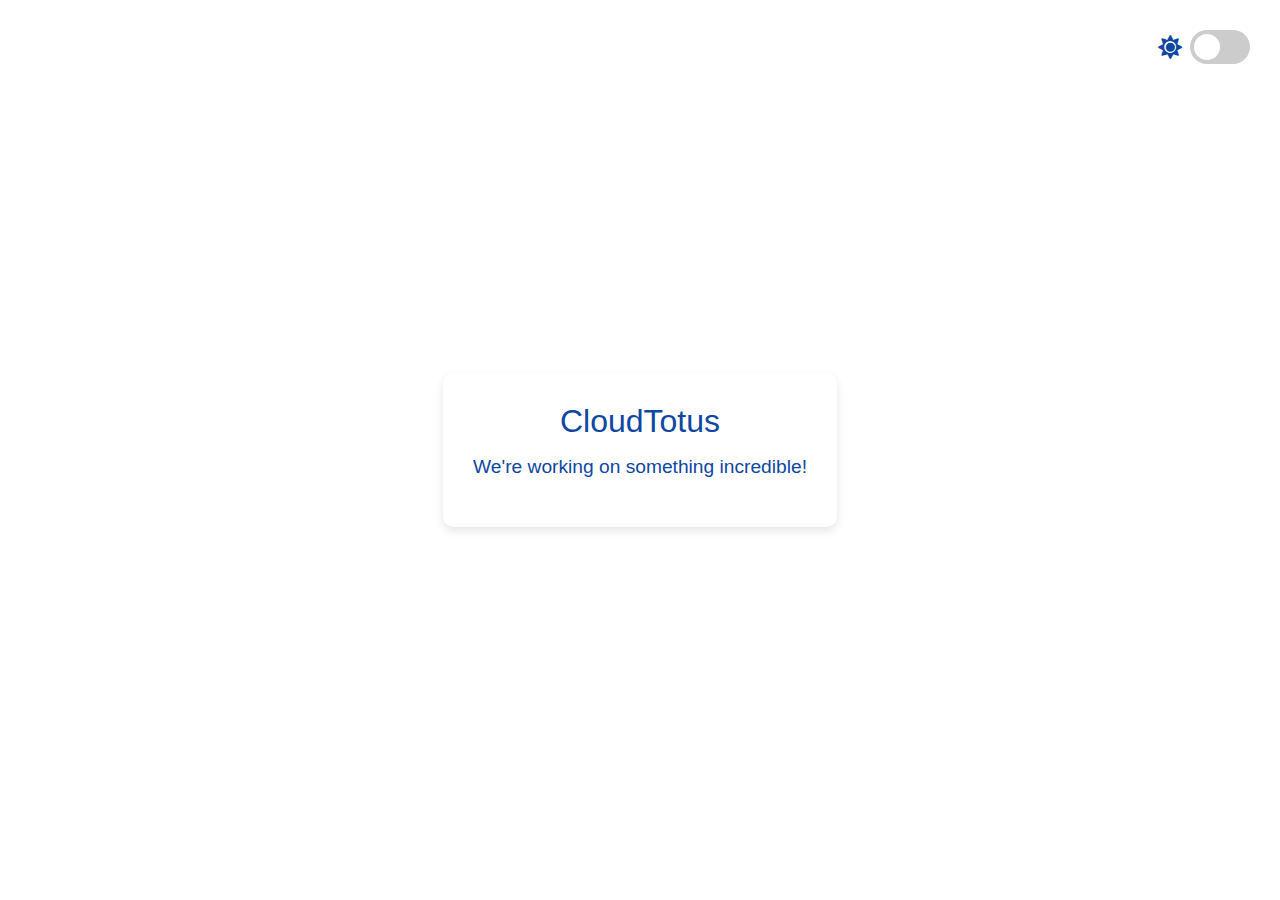
<file: index.html>
<!DOCTYPE html>
<html lang="en">
<head>
    <meta charset="UTF-8">
    <meta name="viewport" content="width=device-width, initial-scale=1.0">
    <title>CloudTotus - Coming Soon</title>
    <link rel="stylesheet" href="https://cdnjs.cloudflare.com/ajax/libs/font-awesome/5.15.3/css/all.min.css">
    <script defer src="https://analytics2.cajuclc.com/script.js" data-website-id="dbaaac40-4074-4cf0-a102-f0fc9a183a11"></script>
    <style>
        :root {
            --bg-color-light: #ffffff;
            --bg-color-dark: #121212;
            --text-color-light: #0d47a1;
            --text-color-dark: #bbdefb;
        }

        body {
            display: flex;
            justify-content: center;
            align-items: center;
            height: 100vh;
            margin: 0;
            font-family: 'Segoe UI', Tahoma, Geneva, Verdana, sans-serif;
            background-color: var(--bg-color-light);
            color: var(--text-color-light);
            transition: background-color 0.5s, color 0.5s;
        }

        .container {
            padding: 30px;
            text-align: center;
            border-radius: 10px;
            box-shadow: 0 4px 8px rgba(0, 0, 0, 0.1);
            max-width: 600px;
            background-color: inherit;
        }

        .header {
            font-size: 2em;
            margin-bottom: 0.5em;
        }

        .message {
            font-size: 1.2em;
            margin-bottom: 1em;
        }

        .theme-switch-wrapper {
            z-index: 100;
            position: absolute;
            top: 30px;
            right: 30px;
            display: flex;
            align-items: center;
        }

        .theme-switch {
            display: inline-block;
            width: 60px;
            height: 34px;
            position: relative;
        }

        .theme-switch input {
            display: none;
        }

        .slider {
            position: absolute;
            cursor: pointer;
            top: 0;
            left: 0;
            right: 0;
            bottom: 0;
            background-color: #ccc;
            transition: 0.4s;
            border-radius: 34px;
        }

        .slider::before {
            position: absolute;
            content: "";
            height: 26px;
            width: 26px;
            left: 4px;
            bottom: 4px;
            background-color: white;
            transition: 0.4s;
            border-radius: 50%;
        }

        input:checked + .slider {
            background-color: #2196F3;
        }

        input:checked + .slider:before {
            transform: translateX(26px);
        }

        .icon {
            font-size: 24px;
            margin-right: 8px;
            color: var(--text-color-light);
            transition: color 0.5s;
        }
    </style>
</head>
<body>
    <div class="container">
        <div class="header">CloudTotus</div>
        <div class="message">We're working on something incredible!</div>
    </div>
    
    <div class="theme-switch-wrapper">
        <i id="themeIcon" class="fas fa-sun icon"></i>
        <label class="theme-switch">
            <input type="checkbox" id="themeToggle">
            <span class="slider round"></span>
        </label>
    </div>

    <script>
        const toggleSwitch = document.getElementById('themeToggle');
        const themeIcon = document.getElementById('themeIcon');

        function switchTheme(event) {
            if (event.target.checked) {
                document.body.style.backgroundColor = getComputedStyle(document.documentElement).getPropertyValue('--bg-color-dark');
                document.body.style.color = getComputedStyle(document.documentElement).getPropertyValue('--text-color-dark');
                themeIcon.classList.replace('fa-sun', 'fa-moon');
                themeIcon.style.color = '#bbdefb'; // Adjust moon color
            } else {
                document.body.style.backgroundColor = getComputedStyle(document.documentElement).getPropertyValue('--bg-color-light');
                document.body.style.color = getComputedStyle(document.documentElement).getPropertyValue('--text-color-light');
                themeIcon.classList.replace('fa-moon', 'fa-sun');
                themeIcon.style.color = '#ffcc00'; // Adjust sun color
            }
        }

        toggleSwitch.addEventListener('change', switchTheme);
    </script>
</body>
</html>
</file>
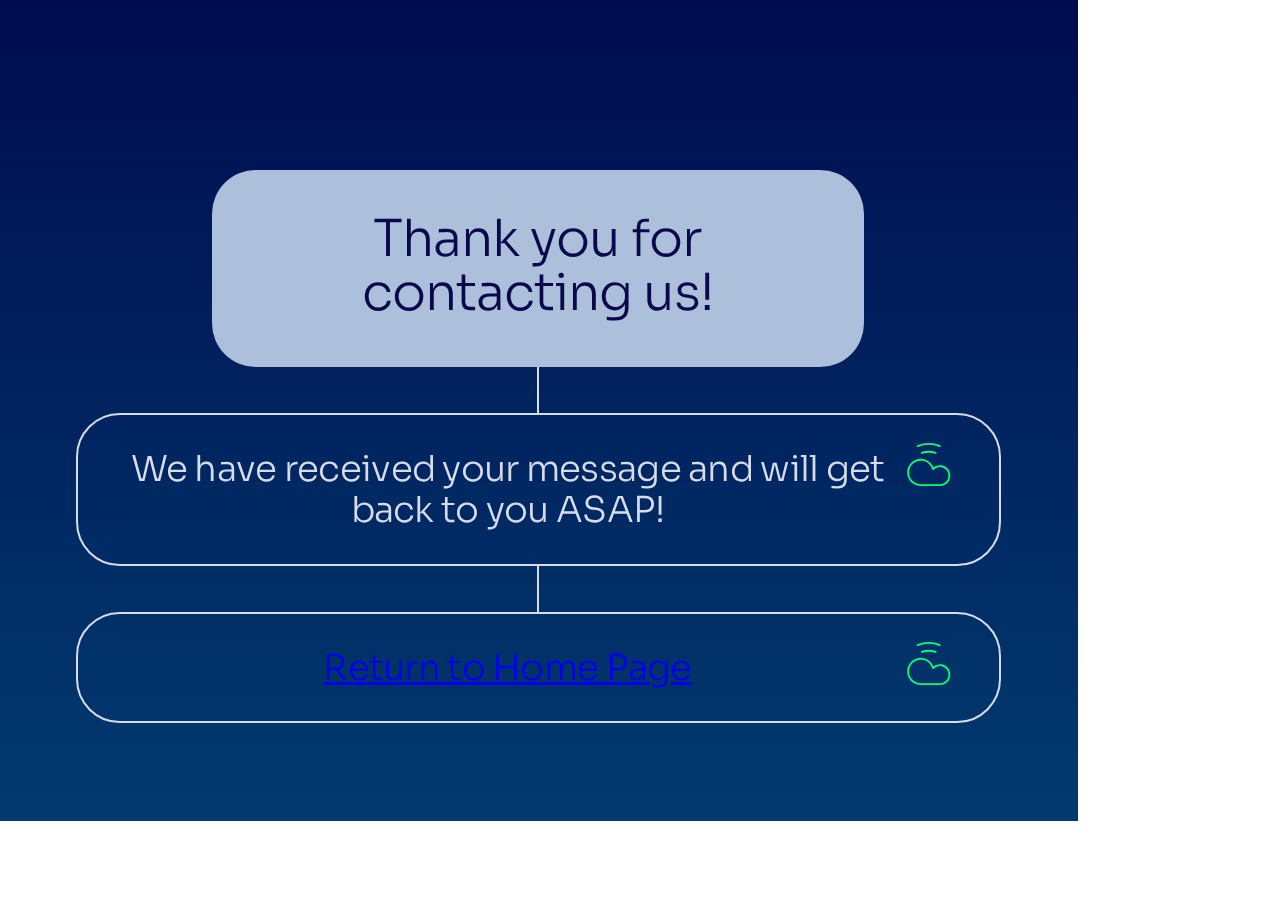
<file: thankyou.html>
<!DOCTYPE html>
<html>

<head>
  <meta charset="utf-8" />
  <meta name="viewport" content="initial-scale=1, width=device-width" />

  <title>CloudTotus</title>

  <link rel="stylesheet" href="./global.css" />
  <link rel="stylesheet" href="./index3.css" />
  <link rel="stylesheet" href="https://fonts.googleapis.com/css2?family=Inter:wght@300;400&display=swap" />
  <link rel="stylesheet" href="https://fonts.googleapis.com/css2?family=Sora:wght@300;700&display=swap" />
  <link rel="stylesheet" href="https://fonts.googleapis.com/css2?family=Playfair:ital,wght@1,700&display=swap" />

  <style>
    @media (max-width: 968px) {
      #mobile-banner{display: block!important;width: 100%;margin-top: 100px}
      #desk-banner { display: none;}
      header#header-principal {
        width: 45%;
      }

      p.we-specialize-in {
        line-height: normal !important;
      }

      .transform-your-business-container {
        height: auto !important;
        padding-bottom: 64px;
      }

      .cloudtotus-offers-a-container {
        height: auto !important;
      }

      section.rectangle-parent3 {
        width: 100%;
        padding-left: 24px !important;
        padding-right: 24px !important;
      }

      .submitting-form-parent {
        height: auto !important;
      }

      .submitting-form {
        width: 100% !important;
      }

      .terms-totus {
        padding-top: 64px !important;
      }
    }
  </style>
</head>

<body>
  <div class="home-1440-px">
    <main class="home-px">
      <div class="rectangle-parent">
        <div class="frame-child"></div>
        <div class="frame-div" style="padding: 150px 21px 14.8px 20px;">
          <div class="frame-parent1">
            <section class="frame-section">
              <div class="frame-wrapper1">
                <div class="rectangle-container">
                  <div class="rectangle-div"></div>
                  <h1 class="cloud-infrastructure-cost1">
                    Thank you for contacting us!
                  </h1>
                </div>
              </div>
              <div class="blog-wrapper">
                <img class="blog-icon" loading="lazy" alt="" src="./public/blog.svg" />
              </div>
              <div class="rectangle-parent1">
                <div class="frame-child1"></div>
                <div class="optimize-your-spend-maximize-wrapper">
                  <h2 class="optimize-your-spend">
                    We have received your message and will get back to you ASAP!
                  </h2>
                </div>
                <img class="group-icon" loading="lazy" alt="" src="./public/group-1.svg" />
              </div>
              <div class="blog-wrapper">
                <img class="blog-icon" loading="lazy" alt="" src="./public/blog.svg" />
              </div>
              <div class="rectangle-parent1">
                <div class="frame-child1"></div>
                <div class="optimize-your-spend-maximize-wrapper">
                  <h2 class="optimize-your-spend">
                    <a href="index.html" class="optimize-your-spend-link">Return to Home Page</a>
                  </h2>
                </div>
                <img class="group-icon" loading="lazy" alt="" src="./public/group-1.svg" />
              </div>
            </section>
          </div>
        </div>
      </div>
      <header id="header-principal" class="why-cloud-totus-thankyou">
        <div class="industry-cloud">
          <img class="industry-cloud-child" loading="lazy" alt="" src="./public/group-4.svg" />
          <div class="cloudtotus-wrapper">
            <h2 class="cloudtotus">CloudTotus</h2>
          </div>
        </div>
      </header>
    </main>
  </div>
</body>

</html>
</file>
<file: global.css>
body {
  margin: 0;
  line-height: normal;
}
</file>
<file: index3.css>
.we-specialize-in {
  margin: 0;
  font-weight: 300;
}
.across {
  font-weight: 300;
}
.across,
.devops {
  font-family: Inter;
}
.designed-to-optimize {
  font-weight: 300;
}
.across-devops-cloud-infrastru {
  margin: 0;
}
.we-specialize-in-container {
  width: 666px;
  position: absolute;
  margin: 0 !important;
  top: 600.9px;
  left: 189px;
  letter-spacing: 0.01em;
  line-height: 32px;
  display: inline-block;
  z-index: 2;
}
.frame-child {
  align-self: stretch;
  height: 3630px;
  position: relative;
  background: linear-gradient(180deg, #000c50, #013b6f);
  display: none;
}
.frame-item,
.untitled-1-copy-1 {
  position: relative;
  max-width: 100%;
}
.untitled-1-copy-1 {
  align-self: stretch;
  overflow: hidden;
  max-height: 100%;
  object-fit: cover;
  mix-blend-mode: lighten;
  z-index: 1;
}
.frame-item {
  height: 148px;
  width: 368.2px;
  backdrop-filter: blur(18.2px);
  border-radius: 43.9px;
  background-color: #acbfdb;
  display: none;
}
.devops1 {
  margin: 0;
  position: relative;
  font-size: inherit;
  letter-spacing: -0.02em;
  line-height: 53.4px;
  font-weight: 300;
  font-family: inherit;
  z-index: 3;
}
.frame-container,
.rectangle-group {
  display: flex;
  align-items: flex-start;
  box-sizing: border-box;
  max-width: 100%;
}
.rectangle-group {
  backdrop-filter: blur(18.2px);
  border-radius: 43.9px;
  background-color: #acbfdb;
  flex-direction: row;
  justify-content: flex-start;
  padding: 46.1px 83px 47.9px 84px;
  z-index: 2;
}
.frame-container {
  width: 368.2px;
  flex-direction: column;
  justify-content: flex-end;
  padding: 0 0 33.4px;
}
.writer-poet-digitalgeek {
  width: 45.9px;
  height: 2px;
  position: relative;
  z-index: 1;
}
.writer-poet-digitalgeek-wrapper {
  height: 107.4px;
  display: flex;
  flex-direction: column;
  align-items: flex-start;
  justify-content: flex-start;
}
.vector-icon {
  position: absolute;
  top: 161.7px;
  left: 331.4px;
  width: 54.5px;
  height: 25.2px;
  z-index: 1;
}
.frame-inner {
  position: absolute;
  top: 0;
  left: 0;
  backdrop-filter: blur(18.2px);
  border-radius: 43.9px;
  border: 2px solid #d6dce8;
  box-sizing: border-box;
  width: 100%;
  height: 100%;
  display: none;
}
.streamline-your-development {
  position: absolute;
  top: 47.5px;
  left: 66.6px;
  letter-spacing: -0.02em;
  line-height: 41.6px;
  font-weight: 300;
  z-index: 3;
}
.vector-parent {
  height: 214.8px;
  flex: 1;
  position: relative;
  backdrop-filter: blur(18.2px);
  border-radius: 43.9px;
  border: 2px solid #d6dce8;
  box-sizing: border-box;
  min-width: 275px;
  max-width: 100%;
  z-index: 2;
  font-size: 35.8px;
  color: #d6dce8;
}
.frame-group {
  width: 837px;
  display: flex;
  flex-direction: row;
  align-items: flex-end;
  justify-content: flex-start;
  flex-wrap: wrap;
  align-content: flex-end;
  gap: 0;
  max-width: 100%;
  text-align: left;
  font-size: 51px;
  color: #09084a;
  font-family: Sora;
}
.accelerate-your-innovation {
  margin-block-start: 0;
  margin-block-end: 19.65px;
}
.accelerate-your-innovation-container {
  width: 442.9px;
  position: relative;
  letter-spacing: 0.01em;
  line-height: 34px;
  font-weight: 300;
  display: inline-block;
  flex-shrink: 0;
  max-width: 100%;
  z-index: 1;
}
.accelerate-your-innovation-and-wrapper {
  align-self: stretch;
  flex-direction: row;
  justify-content: flex-end;
}
.accelerate-your-innovation-and-wrapper,
.frame-parent,
.frame-wrapper {
  display: flex;
  align-items: flex-start;
  max-width: 100%;
}
.frame-parent {
  width: 888px;
  flex-direction: column;
  justify-content: flex-start;
  gap: 41.9px;
}
.frame-wrapper {
  width: 1052px;
  flex-direction: row;
  justify-content: center;
  padding: 0 20px 41.2px;
  box-sizing: border-box;
}
.rectangle-div {
  height: 197.1px;
  width: 650.9px;
  position: relative;
  backdrop-filter: blur(18.2px);
  border-radius: 43.9px;
  background-color: #acbfdb;
  display: none;
  max-width: 100%;
  z-index: 0;
}
.cloud-infrastructure-cost1 {
  margin: 0;
  flex: 1;
  position: relative;
  font-size: inherit;
  letter-spacing: -0.02em;
  line-height: 53.4px;
  font-weight: 300;
  font-family: inherit;
  display: inline-block;
  max-width: 100%;
  z-index: 2;
}
.star-control-child {
  position: absolute;
  top: 0;
  left: 0;
  border-radius: 6.8px;
  width: 100%;
  height: 100%;
  z-index: 2;
}
.are-your-cloud {
  position: absolute;
  top: 46.8px;
  left: 22.1px;
  line-height: 20.6px;
  display: inline-block;
  font-weight: 700;
  width: 136.5px;
  z-index: 3;
}
.star-control {
  height: 180.8px;
  width: 180.8px;
  position: absolute;
  margin: 0 !important;
  top: -71.9px;
  right: -128.6px;
  font-size: 23.4px;
  color: #00074a;
  font-family: Playfair;
}
.frame-wrapper1,
.rectangle-container {
  display: flex;
  flex-direction: row;
  align-items: flex-start;
  justify-content: flex-start;
  box-sizing: border-box;
  max-width: 100%;
}
.rectangle-container {
  flex: 1;
  backdrop-filter: blur(18.2px);
  border-radius: 43.9px;
  background-color: #acbfdb;
  padding: 43.1px 74px 47px;
  position: relative;
  z-index: 1;
}
.frame-wrapper1 {
  align-self: stretch;
  padding: 0 137px 0 136px;
}
.blog-icon {
  height: 45.9px;
  position: relative;
  max-width: 100%;
  overflow: hidden;
  object-fit: contain;
  z-index: 1;
}
.blog-wrapper {
  align-self: stretch;
  display: flex;
  flex-direction: row;
  align-items: flex-start;
  justify-content: center;
  padding: 0 20px;
}
.frame-child1 {
  height: 112.2px;
  width: 924.7px;
  position: relative;
  backdrop-filter: blur(18.2px);
  border-radius: 43.9px;
  border: 2px solid #d6dce8;
  box-sizing: border-box;
  display: none;
  max-width: 100%;
}
.optimize-your-spend {
  margin: 0;
  align-self: stretch;
  position: relative;
  font-size: inherit;
  letter-spacing: -0.02em;
  line-height: 41.6px;
  font-weight: 300;
  font-family: inherit;
  z-index: 2;
}
.optimize-your-spend-maximize-wrapper {
  flex: 1;
  display: flex;
  flex-direction: column;
  align-items: flex-start;
  justify-content: flex-start;
  padding: 6px 0 0;
  box-sizing: border-box;
  min-width: 492px;
  max-width: 100%;
}
.group-icon {
  height: 45px;
  width: 45px;
  position: relative;
  z-index: 2;
}
.frame-section,
.rectangle-parent1 {
  align-self: stretch;
  display: flex;
  align-items: flex-start;
  max-width: 100%;
}
.rectangle-parent1 {
  backdrop-filter: blur(18.2px);
  border-radius: 43.9px;
  border: 2px solid #d6dce8;
  box-sizing: border-box;
  flex-direction: row;
  justify-content: center;
  padding: 27px 48px 33px 51px;
  gap: 19.2px;
  z-index: 1;
  font-size: 35.8px;
  color: #d6dce8;
}
.frame-section {
  flex-direction: column;
  justify-content: flex-start;
  text-align: center;
  font-size: 51px;
  color: #09084a;
  font-family: Sora;
}
.cloudtotus-provides-expert {
  margin-block-start: 0;
  margin-block-end: 13.3px;
}
.cloudtotus-provides-expert-container {
  position: relative;
  letter-spacing: 0.01em;
  line-height: 34px;
  font-weight: 300;
  z-index: 1;
}
.cloudtotus-provides-expert-clo-wrapper {
  align-self: stretch;
  display: flex;
  flex-direction: row;
  align-items: flex-start;
  justify-content: flex-start;
  padding: 0 203px;
}
.frame-div,
.frame-parent1 {
  display: flex;
  align-items: flex-start;
  max-width: 100%;
}
.frame-parent1 {
  width: 924.7px;
  flex-direction: column;
  justify-content: flex-start;
  gap: 47.1px;
}
.frame-div {
  align-self: stretch;
  flex-direction: row;
  justify-content: center;
  padding: 0 21px 14.8px 20px;
  box-sizing: border-box;
}
.ai-services1 {
  margin: 0;
  position: relative;
  font-size: inherit;
  letter-spacing: -0.02em;
  line-height: 53.4px;
  font-weight: 300;
  font-family: inherit;
  z-index: 3;
}
.chandan-sharma-wrapper,
.cloud-totus-a-i {
  display: flex;
  align-items: flex-start;
  justify-content: flex-start;
}
.cloud-totus-a-i {
  height: 148px;
  width: 368.2px;
  backdrop-filter: blur(18.2px);
  border-radius: 43.9px;
  background-color: #acbfdb;
  flex-direction: row;
  padding: 46.1px 46px 47.9px;
  box-sizing: border-box;
  max-width: 100%;
  z-index: 2;
}
.chandan-sharma-wrapper {
  flex-direction: column;
  padding: 74px 0 0;
}
.frame-child2 {
  height: 121.2px;
  width: 848.9px;
  position: relative;
  backdrop-filter: blur(18.2px);
  border-radius: 43.9px;
  border: 2px solid #d6dce8;
  box-sizing: border-box;
  display: none;
  max-width: 100%;
}
.unlock-the-power {
  margin: 0;
  position: relative;
  font-size: inherit;
  letter-spacing: -0.02em;
  line-height: 41.6px;
  font-weight: 300;
  font-family: inherit;
  z-index: 2;
}
.frame-child3 {
  width: 27.6px;
  height: 36.3px;
  position: relative;
  z-index: 2;
}
.frame-wrapper4 {
  display: flex;
  flex-direction: column;
  align-items: flex-start;
  justify-content: flex-start;
  padding: 5.9px 0 0;
}
.rectangle-parent2 {
  align-self: stretch;
  backdrop-filter: blur(18.2px);
  border-radius: 43.9px;
  border: 2px solid #d6dce8;
  box-sizing: border-box;
  flex-direction: row;
  padding: 37px 41px 37px 46px;
  gap: 16.1px;
  z-index: 1;
}
.cloud-totus-a-i-parent,
.frame-wrapper3,
.rectangle-parent2 {
  display: flex;
  align-items: flex-start;
  justify-content: flex-start;
  max-width: 100%;
}
.frame-wrapper3 {
  flex: 1;
  flex-direction: column;
  padding: 12.5px 0 0;
  box-sizing: border-box;
  min-width: 552px;
  font-size: 35.8px;
  color: #d6dce8;
}
.cloud-totus-a-i-parent {
  align-self: stretch;
  flex-direction: row;
  flex-wrap: wrap;
  align-content: flex-start;
  gap: 0;
  text-align: left;
  font-size: 51px;
  color: #09084a;
  font-family: Sora;
}
.transform-your-business {
  margin-block-start: 0;
  margin-block-end: 44.97px;
}
.cloudtotus-offers-a-container,
.transform-your-business-container {
  position: relative;
  letter-spacing: 0.01em;
  font-weight: 300;
  display: inline-block;
  z-index: 1;
}
.transform-your-business-container {
  align-self: stretch;
  height: 162px;
  line-height: 81px;
}
.cloudtotus-offers-a-container {
  height: 252px;
  line-height: 34px;
}
.cloudtotus-offers-a-range-of-a-wrapper {
  align-self: stretch;
  display: flex;
  flex-direction: row;
  align-items: flex-start;
  justify-content: flex-start;
  padding: 0 310px 0 386px;
  font-size: 22px;
  color: #fff;
}
.service-area,
.service-area-wrapper {
  display: flex;
  align-items: flex-start;
  max-width: 100%;
}
.service-area {
  flex: 1;
  flex-direction: column;
  justify-content: flex-start;
  gap: 43.3px;
}
.service-area-wrapper {
  align-self: stretch;
  flex-direction: row;
  justify-content: flex-end;
  padding: 0 20px 0 28px;
  box-sizing: border-box;
}
.frame-parent2 {
  width: 1263px;
  display: flex;
  flex-direction: column;
  align-items: flex-end;
  justify-content: flex-start;
  gap: 28.9px;
  max-width: 100%;
}
.frame-wrapper2,
.rectangle-parent {
  display: flex;
  align-items: flex-start;
  box-sizing: border-box;
  max-width: 100%;
}
.frame-wrapper2 {
  width: 1427px;
  flex-direction: row;
  justify-content: center;
  padding: 0 20px;
  font-size: 74.4px;
  color: #01154c;
}
.rectangle-parent {
  flex: 1;
  background: linear-gradient(180deg, #000c50, #013b6f);
  flex-direction: column;
  justify-content: flex-start;
  padding: 3.7px 0 194.8px;
  gap: 165px;
  font-size: 22px;
}
.industry-cloud-child {
  height: 50.9px;
  width: 62.6px;
  position: relative;
  z-index: 2;
}
.cloudtotus {
  margin: 0;
  position: relative;
  font-size: inherit;
  letter-spacing: -0.02em;
  line-height: 31px;
  font-weight: 700;
  font-family: inherit;
  z-index: 2;
}
.cloudtotus-wrapper {
  display: flex;
  flex-direction: column;
  align-items: flex-start;
  justify-content: flex-end;
  padding: 0 0 5.6px;
}
.industry-cloud {
  display: flex;
  flex-direction: row;
  align-items: flex-end;
  justify-content: flex-start;
  gap: 15.2px;
}
.cloud-infra {
  position: relative;
  letter-spacing: 0.01em;
  line-height: 17.9px;
  font-weight: 300;
}
.devops-parent {
  margin: 0;
  align-self: stretch;
  display: flex;
  flex-direction: row;
  align-items: center;
  justify-content: space-between;
  gap: 20px;
  text-align: left;
  font-size: 16.5px;
  color: #fff;
  font-family: Inter;
}
.why-cloud-totus-inner {
  flex: 1;
  display: flex;
  flex-direction: column;
  align-items: flex-start;
  justify-content: flex-end;
  padding: 0 0 12.6px;
  box-sizing: border-box;
  max-width: 100%;
}
.terms-totus-parent {
    max-width: 1200px!important;
    margin: 0 auto;
    gap: 80px!important;
}

.why-choose-cloudtotus {
    max-width: 50%!important;
    margin: 0 auto;
}
.why-cloud-totus {
  height: 50.9px;
  width: 78%;
  margin: 0 !important;
  position: absolute;
  top: 45.4px;
  right: 164px;
  display: flex;
  flex-direction: row;
  align-items: flex-end;
  justify-content: flex-start;
  gap: 601.1px;
  max-width: 100%;
  text-align: left;
  font-size: 33px;
  color: #fff;
  font-family: Sora;
}
.frame-child4,
.home-px {
  position: relative;
  max-width: 100%;
}
.home-px {
  align-self: stretch;
  display: flex;
  flex-direction: row;
  align-items: flex-start;
  justify-content: flex-start;
  text-align: left;
  font-size: 23.7px;
  color: #fff;
  font-family: Inter;
}
.frame-child4 {
  width: 1440px;
  height: 3082px;
  background: linear-gradient(111.5deg, #e1e1e1, #fff);
  display: none;
}
.why-choose-cloudtotus {
  flex: 1;
  position: relative;
  letter-spacing: -0.02em;
  line-height: 73.7px;
  font-weight: 300;
  display: inline-block;
  max-width: 100%;
  z-index: 1;
}
.agreement-email,
.terms-totus {
  display: flex;
  align-items: flex-start;
  justify-content: flex-start;
  box-sizing: border-box;
  max-width: 100%;
}
.agreement-email {
  align-self: stretch;
  flex-direction: row;
  padding: 0 124px 0 123px;
}
.terms-totus {
  width: 322.3px;
  flex-direction: column;
  padding: 305px 0 0;
}
.expertise-tailor-made-results-container1 {
  line-break: anywhere;
  width: 100%;
}
.expertise-tailor-made-results-container,
.image-1-icon {
  position: relative;
  max-width: 100%;
  flex-shrink: 0;
  z-index: 1;
}
.expertise-tailor-made-results-container {
  margin: 0;
  width: 458.3px;
  font-size: inherit;
  letter-spacing: -0.02em;
  line-height: 75.4px;
  font-weight: 300;
  font-family: inherit;
  display: flex;
  align-items: center;
}
.image-1-icon {
  flex: 1;
  border-radius: 85px;
  overflow: hidden;
  max-height: 100%;
  object-fit: cover;
}
.email-button,
.image-1-wrapper {
  display: flex;
  align-items: flex-start;
  justify-content: flex-start;
  max-width: 100%;
}
.image-1-wrapper {
  align-self: stretch;
  flex-direction: row;
  padding: 0 0 0 5px;
  box-sizing: border-box;
}
.email-button {
  flex-direction: column;
  gap: 86.3px;
  text-align: left;
  font-size: 72px;
  color: #c9d3e3;
  font-family: Sora;
}
.terms-totus-parent {
  flex-direction: row;
  justify-content: space-between;
  gap: 20px;
  text-align: left;
  font-size: 22px;
  color: #00173b;
  font-family: Inter;
}
.agreement-email-parent,
.ready-to-take-your-business-hi-wrapper,
.terms-totus-parent {
  align-self: stretch;
  display: flex;
  align-items: flex-start;
  max-width: 100%;
}
.agreement-email-parent {
  flex-direction: column;
  justify-content: flex-start;
  gap: 88.9px;
}
.ready-to-take-your-business-hi-wrapper {
  flex-direction: row;
  justify-content: flex-end;
  padding: 0 98px;
  box-sizing: border-box;
}
.discover-how-cloudtotus {
  position: relative;
  font-size: 22px;
  letter-spacing: 0.01em;
  line-height: 34px;
  font-weight: 300;
  font-family: Inter;
  color: #00173b;
  z-index: 1;
}
.website-totus {
  align-self: stretch;
  display: flex;
  flex-direction: column;
  align-items: flex-end;
  justify-content: flex-start;
  gap: 67.3px;
  max-width: 100%;
  text-align: center;
  font-size: 70.3px;
  color: #1653ae;
  font-family: Sora;
}
.business-email,
.enter-your-email {
  align-self: stretch;
  position: relative;
  font-size: 14.7px;
  letter-spacing: -0.02em;
  line-height: 15.4px;
  font-weight: 300;
  font-family: Sora;
  color: #00173b;
  text-align: left;
}
.enter-your-email {
  width: 100%;
  border: 0;
  outline: 0;
  background-color: transparent;
  height: 16px;
  color: #a9a9a9;
  display: flex;
  align-items: center;
  min-width: 161px;
  padding: 0;
}
.submitting-form {
  width: 309px;
  border-radius: 4px;
  border: 1px solid #d8d8d8;
  box-sizing: border-box;
  display: flex;
  flex-direction: column;
  align-items: flex-start;
  justify-content: flex-start;
  padding: 13px 19px;
  gap: 16px;
}
.enter-your-phone,
.select {
  width: 100%;
  border: 0;
  outline: 0;
  font-weight: 300;
  font-family: Sora;
  font-size: 14.7px;
  background-color: transparent;
  align-self: stretch;
  height: 16px;
  position: relative;
  letter-spacing: -0.02em;
  line-height: 15.4px;
  color: #00173b;
  text-align: left;
  display: flex;
  align-items: center;
  min-width: 161px;
  padding: 0;
}
.enter-your-phone {
  color: #a9a9a9;
  min-width: 250px;
}
.leads-are-the-blood-for-any-bu,
.submitting-form-parent {
  display: flex;
  justify-content: flex-start;
  box-sizing: border-box;
}
.leads-are-the-blood-for-any-bu {
  width: 649px;
  border-radius: 4px;
  border: 1px solid #d8d8d8;
  flex-direction: column;
  align-items: flex-start;
  padding: 13px 19px;
  gap: 16px;
}
.submitting-form-parent {
  align-self: stretch;
  height: 552px;
  border-radius: 9px;
  flex-direction: row;
  align-items: center;
  flex-wrap: wrap;
  align-content: center;
  padding: 27px 20px;
  gap: 27px;
}
.terms-of-service {
  text-decoration: underline;
}
.by-submitting-this-container {
  position: relative;
  font-size: 14.7px;
  letter-spacing: -0.02em;
  line-height: 15.4px;
  font-weight: 300;
  font-family: Sora;
  color: #00173b;
  text-align: center;
  z-index: 1;
}
.by-submitting-this-form-you-a-wrapper {
  align-self: stretch;
  display: flex;
  flex-direction: row;
  align-items: flex-start;
  justify-content: flex-end;
  padding: 0 18px 0 24px;
}
.talk-to-us1 {
  position: relative;
  font-size: 24.8px;
  letter-spacing: -0.02em;
  font-family: Sora;
  color: #fff;
  text-align: center;
}
.talk-to-us-wrapper {
  cursor: pointer;
  border: 0;
  padding: 13.2px 0;
  background-color: #1653ae;
  align-self: stretch;
  height: 92px;
  border-radius: 25.2px;
  display: flex;
  flex-direction: row;
  align-items: center;
  justify-content: center;
  box-sizing: border-box;
}
.talk-to-us-wrapper:hover {
  background-color: #3d7ad4;
}
.business-name {
  flex: 1;
  display: flex;
  flex-direction: column;
  align-items: flex-end;
  justify-content: flex-start;
  gap: 38px;
  max-width: 100%;
}
.business-name-wrapper,
.first-name-support {
  display: flex;
  align-items: flex-start;
  justify-content: flex-start;
  max-width: 100%;
}
.business-name-wrapper {
  align-self: stretch;
  flex-direction: row;
  padding: 0 20px;
  box-sizing: border-box;
}
.first-name-support {
  margin: 0;
  width: 689px;
  flex-direction: column;
  gap: 12px;
}
.cloud-totus-name,
.first-name-support-wrapper {
  align-self: stretch;
  display: flex;
  flex-direction: row;
  align-items: flex-start;
  justify-content: center;
  padding: 0 20px 0 21px;
  box-sizing: border-box;
  max-width: 100%;
}
.cloud-totus-name {
  flex-direction: column;
  align-items: flex-end;
  justify-content: flex-start;
  padding: 0 0 37.9px;
  gap: 51.2px;
}
.camada-1-icon {
  align-self: stretch;
  flex: 1;
  position: relative;
  max-width: 100%;
  overflow: hidden;
  max-height: 100%;
  z-index: 1;
}
.cloudtotus1 {
  margin: 0;
  position: relative;
  font-size: inherit;
  letter-spacing: -0.02em;
  line-height: 25.7px;
  font-weight: 700;
  font-family: inherit;
  z-index: 1;
}
.cloudtotus-container,
.how-can-help {
  display: flex;
  align-items: flex-start;
  justify-content: flex-start;
}
.cloudtotus-container {
  flex-direction: row;
  padding: 0 11px;
}
.how-can-help {
  align-self: stretch;
  width: 183px;
  flex-direction: column;
  gap: 29.2px;
}
.how-can-help-wrapper,
.rectangle-parent3 {
  align-self: stretch;
  display: flex;
  flex-direction: row;
  align-items: flex-start;
  justify-content: center;
  padding: 0 0 0 2px;
  font-size: 27.4px;
  color: #a7b6d2;
}
.rectangle-parent3 {
  background: linear-gradient(111.5deg, #e1e1e1, #fff);
  flex-direction: column;
  align-items: flex-end;
  justify-content: flex-start;
  padding: 123.8px 268px 228.8px;
  box-sizing: border-box;
  gap: 106.1px;
  max-width: 100%;
  text-align: center;
  font-size: 70.3px;
  color: #1653ae;
  font-family: Sora;
}
.terms-submit,
.untitled-1-copy-2 {
  width: 1440px;
  position: absolute;
  margin: 0 !important;
}
.terms-submit {
  height: 287.6px;
  top: 676.9px;
  right: -28.6px;
  background: linear-gradient(0deg, rgba(2, 14, 81, 0), #010f52);
  z-index: 3;
}
.untitled-1-copy-2 {
  top: -65px;
  left: -16px;
  max-height: 100%;
  object-fit: contain;
  z-index: 4;
}
.home-1440-px {
  width: 100%;
  position: relative;
  background-color: #fff;
  overflow: hidden;
  display: flex;
  flex-direction: column;
  align-items: flex-start;
  justify-content: flex-start;
  line-height: normal;
  letter-spacing: normal;
}
@media screen and (max-width: 1350px) {
  .cloudtotus-offers-a-range-of-a-wrapper {
    padding-left: 193px;
    padding-right: 155px;
    box-sizing: border-box;
  }
  .rectangle-parent {
    padding-top: 20px;
    padding-bottom: 83px;
    box-sizing: border-box;
  }
  .email-button,
  .terms-totus {
    flex: 1;
  }
  .terms-totus-parent {
    flex-wrap: wrap;
    justify-content: center;
  }
  .rectangle-parent3 {
    padding-top: 52px;
    padding-bottom: 97px;
    box-sizing: border-box;
  }
}
@media screen and (max-width: 1150px) {
  .frame-wrapper1,
  .rectangle-parent1 {
    padding-left: 68px;
    padding-right: 68px;
    box-sizing: border-box;
  }
  .rectangle-parent1 {
    padding-left: 25px;
    padding-right: 24px;
  }
  .cloudtotus-provides-expert-clo-wrapper {
    padding-left: 101px;
    padding-right: 101px;
    box-sizing: border-box;
  }
  .rectangle-parent2 {
    padding-left: 23px;
    box-sizing: border-box;
  }
  .rectangle-parent {
    padding-bottom: 54px;
    box-sizing: border-box;
  }
  .agreement-email {
    padding-left: 61px;
    padding-right: 62px;
    box-sizing: border-box;
  }
  .email-button {
    min-width: 100%;
  }
  .agreement-email-parent {
    gap: 44px;
  }
  .ready-to-take-your-business-hi-wrapper {
    padding-left: 49px;
    padding-right: 49px;
    box-sizing: border-box;
  }
  .website-totus {
    gap: 34px;
  }
}
@media screen and (max-width: 800px) {
  .devops1 {
    font-size: 41px;
    line-height: 43px;
  }
  .streamline-your-development {
    font-size: 29px;
    line-height: 33px;
  }
  .frame-wrapper {
    padding-bottom: 27px;
    box-sizing: border-box;
  }
  .cloud-infrastructure-cost1 {
    font-size: 41px;
    line-height: 43px;
  }
  .rectangle-container {
    padding-left: 37px;
    padding-right: 37px;
    box-sizing: border-box;
  }
  .optimize-your-spend {
    font-size: 29px;
    line-height: 33px;
  }
  .optimize-your-spend-maximize-wrapper {
    min-width: 100%;
  }
  .rectangle-parent1 {
    flex-wrap: wrap;
  }
  .frame-wrapper3 {
    min-width: 100%;
  }
  .transform-your-business-container {
    font-size: 60px;
    line-height: 65px;
  }
  .cloudtotus-offers-a-range-of-a-wrapper {
    padding-left: 96px;
    padding-right: 77px;
    box-sizing: border-box;
  }
  .service-area {
    gap: 22px;
  }
  .rectangle-parent {
    gap: 82px;
  }
  .devops-parent {
    display: none;
  }
  .why-choose-cloudtotus {
    font-size: 56px;
    line-height: 59px;
  }
  .terms-totus {
    padding-top: 198px;
    box-sizing: border-box;
  }
  .expertise-tailor-made-results-container {
    font-size: 58px;
    line-height: 60px;
  }
  .email-button {
    gap: 43px;
  }
  .business-name {
    gap: 19px;
  }
  .rectangle-parent3 {
    gap: 53px;
    padding: 34px 134px 63px;
    box-sizing: border-box;
  }
}
@media screen and (max-width: 450px) {
  .we-specialize-in-container {
    font-size: 19px;
    line-height: 26px;
  }
  .devops1 {
    font-size: 31px;
    line-height: 32px;
  }
  .rectangle-group {
    padding-left: 20px;
    padding-right: 20px;
    box-sizing: border-box;
  }
  .streamline-your-development {
    font-size: 21px;
    line-height: 25px;
  }
  .accelerate-your-innovation-container {
    font-size: 18px;
    line-height: 27px;
  }
  .frame-parent {
    gap: 21px;
  }
  .cloud-infrastructure-cost1 {
    font-size: 31px;
    line-height: 32px;
  }
  .are-your-cloud {
    font-size: 19px;
    line-height: 16px;
  }
  .frame-wrapper1 {
    padding-left: 34px;
    padding-right: 34px;
    box-sizing: border-box;
  }
  .optimize-your-spend {
    font-size: 21px;
    line-height: 25px;
  }
  .cloudtotus-provides-expert-container {
    font-size: 18px;
    line-height: 27px;
  }
  .cloudtotus-provides-expert-clo-wrapper {
    padding-left: 50px;
    padding-right: 50px;
    box-sizing: border-box;
  }
  .frame-parent1 {
    gap: 24px;
  }
  .cloud-totus-a-i {
    padding-left: 20px;
    padding-right: 20px;
    box-sizing: border-box;
  }
  .transform-your-business-container {
    font-size: 45px;
    line-height: 49px;
  }
  .cloudtotus-offers-a-container {
    font-size: 18px;
    line-height: 27px;
  }
  .cloudtotus-offers-a-range-of-a-wrapper {
    padding-left: 20px;
    padding-right: 20px;
    box-sizing: border-box;
  }
  .rectangle-parent {
    gap: 41px;
    padding-bottom: 35px;
    box-sizing: border-box;
  }
  .why-choose-cloudtotus {
    font-size: 42px;
    line-height: 44px;
  }
  .agreement-email {
    padding-left: 30px;
    padding-right: 31px;
    box-sizing: border-box;
  }
  .terms-totus {
    padding-top: 129px;
    box-sizing: border-box;
  }
  .expertise-tailor-made-results-container {
    font-size: 43px;
    line-height: 45px;
  }
  .agreement-email-parent {
    gap: 22px;
  }
  .ready-to-take-your-business-hi-wrapper {
    padding-left: 24px;
    padding-right: 24px;
    box-sizing: border-box;
  }
  .discover-how-cloudtotus {
    font-size: 18px;
    line-height: 27px;
  }
  .website-totus {
    gap: 17px;
  }
  .talk-to-us1 {
    font-size: 20px;
  }
  .cloud-totus-name {
    gap: 26px;
  }
  .cloudtotus1 {
    font-size: 22px;
    line-height: 21px;
  }
  .rectangle-parent3 {
    gap: 27px;
    padding: 22px 20px 41px;
    box-sizing: border-box;
  }
}

/* ===== MENU HAMBÚRGUER MOBILE ===== */

/* Container do menu mobile */
.mobile-menu-container {
  display: none;
  position: fixed;
  top: 24px;
  right: 24px;
  z-index: 9999;
}

/* Botão hambúrguer */
.hamburger-menu {
  display: flex;
  flex-direction: column;
  justify-content: space-around;
  width: 30px;
  height: 30px;
  background: rgba(22, 83, 174, 0.9);
  border: none;
  border-radius: 8px;
  cursor: pointer;
  padding: 6px;
  transition: all 0.3s ease;
  backdrop-filter: blur(10px);
  box-shadow: 0 4px 15px rgba(0, 0, 0, 0.2);
}

.hamburger-menu:hover {
  background: rgba(22, 83, 174, 1);
  transform: scale(1.05);
}

/* Linhas do hambúrguer */
.hamburger-line {
  width: 100%;
  height: 2px;
  background-color: #fff;
  border-radius: 2px;
  transition: all 0.3s ease;
  transform-origin: center;
}

/* Animação do X quando ativo */
.hamburger-menu.active .hamburger-line:nth-child(1) {
  transform: rotate(45deg) translate(5px, 5px);
}

.hamburger-menu.active .hamburger-line:nth-child(2) {
  opacity: 0;
}

.hamburger-menu.active .hamburger-line:nth-child(3) {
  transform: rotate(-45deg) translate(7px, -6px);
}

/* Menu de navegação mobile */
.mobile-nav {
  position: fixed;
  top: 0;
  right: -100%;
  width: 280px;
  height: 100vh;
  background: linear-gradient(180deg, #000c50, #013b6f);
  transition: right 0.4s cubic-bezier(0.25, 0.46, 0.45, 0.94);
  box-shadow: -5px 0 20px rgba(0, 0, 0, 0.3);
  overflow-y: auto;
}

.mobile-nav.active {
  right: 0;
}

/* Conteúdo do menu */
.mobile-nav-content {
  padding: 80px 30px 30px;
  height: 100%;
  display: flex;
  flex-direction: column;
}

/* Logo no menu mobile */
.mobile-logo {
  display: flex;
  align-items: center;
  gap: 12px;
  margin-bottom: 40px;
  padding-bottom: 20px;
  border-bottom: 1px solid rgba(214, 220, 232, 0.2);
}

.mobile-logo img {
  width: 35px;
  height: auto;
}

.mobile-logo h3 {
  color: #fff;
  font-family: 'Sora', sans-serif;
  font-size: 20px;
  font-weight: 700;
  margin: 0;
  letter-spacing: -0.02em;
}

/* Lista de navegação */
.mobile-nav-list {
  list-style: none;
  padding: 0;
  margin: 0;
  flex: 1;
}

.mobile-nav-list li {
  margin-bottom: 8px;
}

/* Links de navegação */
.mobile-nav-link {
  display: block;
  color: #d6dce8;
  text-decoration: none;
  font-family: 'Inter', sans-serif;
  font-size: 16px;
  font-weight: 300;
  padding: 15px 20px;
  border-radius: 12px;
  transition: all 0.3s ease;
  letter-spacing: 0.01em;
  position: relative;
  overflow: hidden;
}

.mobile-nav-link:hover {
  color: #fff;
  background: rgba(214, 220, 232, 0.1);
  transform: translateX(5px);
}

.mobile-nav-link:active {
  transform: translateX(5px) scale(0.98);
}

/* Botão especial "Talk to us" */
.talk-to-us-mobile {
  background: linear-gradient(135deg, #1653ae, #3d7ad4) !important;
  color: #fff !important;
  font-weight: 400 !important;
  margin-top: 20px;
  text-align: center;
  box-shadow: 0 4px 15px rgba(22, 83, 174, 0.3);
}

.talk-to-us-mobile:hover {
  background: linear-gradient(135deg, #3d7ad4, #1653ae) !important;
  transform: translateX(0) translateY(-2px) !important;
  box-shadow: 0 6px 20px rgba(22, 83, 174, 0.4);
}

/* Overlay para fechar o menu */
.mobile-nav-overlay {
  position: fixed;
  top: 0;
  left: 0;
  width: 100%;
  height: 100%;
  background: rgba(0, 0, 0, 0.5);
  opacity: 0;
  visibility: hidden;
  transition: all 0.3s ease;
  z-index: 9998;
}

.mobile-nav-overlay.active {
  opacity: 1;
  visibility: visible;
}

/* Media queries para mostrar o menu mobile */
@media (max-width: 1650px) {
  .mobile-menu-container {
    display: block;
  }
  
  .why-cloud-totus-inner {
    display: none;
  }
  
  .why-cloud-totus {
    justify-content: flex-start;
  }
}

/* Ajustes para telas muito pequenas */
@media (max-width: 480px) {
  .mobile-nav {
    width: 100%;
    right: -100%;
  }
  
  .mobile-nav-content {
    padding: 70px 20px 20px;
  }
  
  .mobile-logo h3 {
    font-size: 18px;
  }
  
  .mobile-nav-link {
    font-size: 15px;
    padding: 12px 16px;
  }
}

/* Animações suaves */
@keyframes slideInRight {
  from {
    transform: translateX(100%);
  }
  to {
    transform: translateX(0);
  }
}

@keyframes fadeIn {
  from {
    opacity: 0;
  }
  to {
    opacity: 1;
  }
}
</file>
